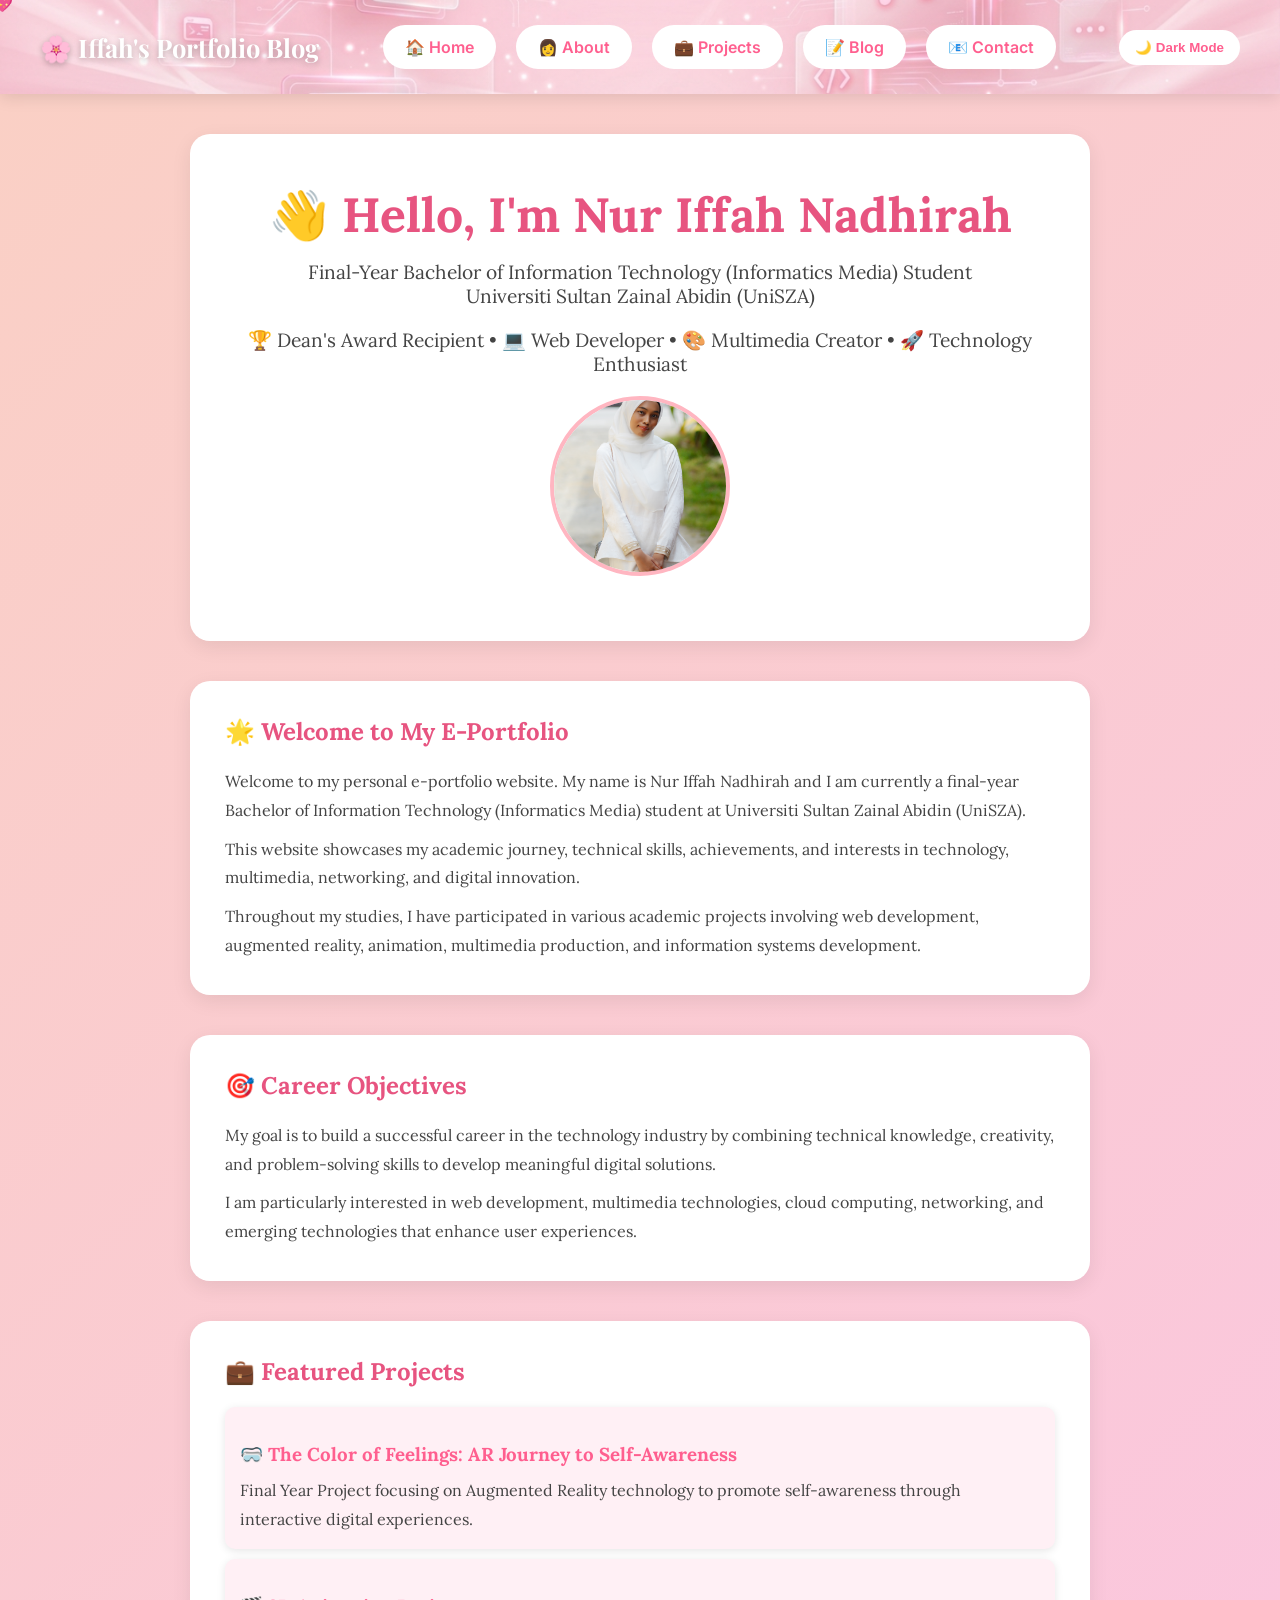
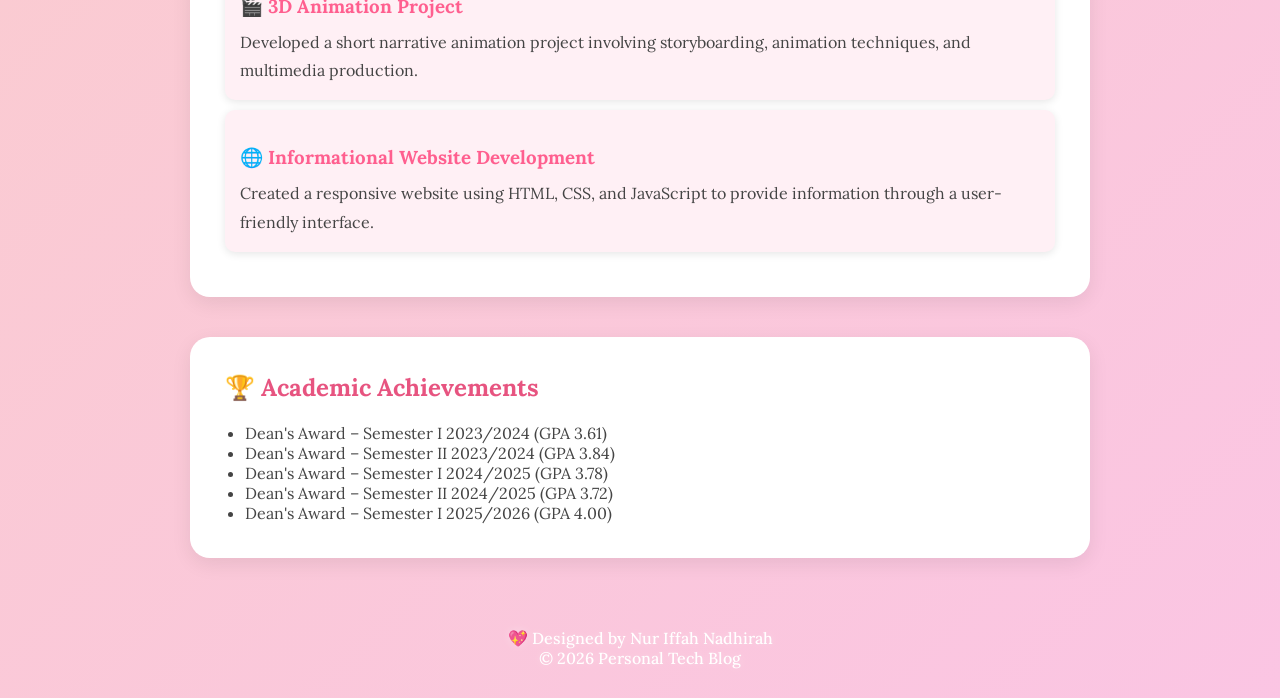
<file: index.html>
<!DOCTYPE html>
<html lang="en">

<head>
    <meta charset="UTF-8">
    <meta name="viewport" content="width=device-width, initial-scale=1.0">
    <title>Home</title>

    <link rel="icon" href="images/favicon.png" type="image/png">
    <link rel="shortcut icon" href="images/favicon.png">

    <!-- Google Fonts (ADD THIS) -->
    <link rel="preconnect" href="https://fonts.googleapis.com">
    <link rel="preconnect" href="https://fonts.gstatic.com" crossorigin>

    <link href="https://fonts.googleapis.com/css2?family=Inter:wght@300;400;500;600&family=Lora:wght@400;500;600&family=Playfair+Display:wght@500;600;700&display=swap" rel="stylesheet">
    <link rel="stylesheet" href="css/style.css">
</head>

<body class="home">
    <div class="cursor-dot"></div>

<div class="bg-icon">🌸</div>

<nav aria-label="Main navigation">
    <h1>🌸 Iffah's Portfolio Blog</h1>

    <button class="menu-toggle" id="menuToggle">
    ☰
</button>

   <ul>
    <li>
        <a href="index.html" class="active-home">
            🏠 Home
        </a>
    </li>

    <li>
        <a href="about.html" class="active-about">
            👩 About
        </a>
    </li>

    <li>
    <a href="projects.html" class="active-projects">
        💼 Projects
    </a>
</li>

    <li>
        <a href="blog.html" class="active-blog">
            📝 Blog
        </a>
    </li>

    <li>
        <a href="contact.html" class="active-contact">
            📧 Contact
        </a>
    </li>
</ul>

    <button id="darkModeBtn">🌙 Dark Mode</button>
</nav>

<main>

<section class="hero">

    <h2>👋 Hello, I'm Nur Iffah Nadhirah</h2>

    <p>
        Final-Year Bachelor of Information Technology (Informatics Media) Student
    </p>

    <p>
        Universiti Sultan Zainal Abidin (UniSZA)
    </p>

    <br>

    <p>
        🏆 Dean's Award Recipient • 💻 Web Developer • 🎨 Multimedia Creator • 🚀 Technology Enthusiast
    </p>

    <img src="images/profile.jpg" alt="Profile picture of Iffah" class="profile-pic">

</section>

<section class="content">

    <h2>🌟 Welcome to My E-Portfolio</h2>

    <p>
        Welcome to my personal e-portfolio website. My name is Nur Iffah Nadhirah and I am currently a final-year Bachelor of Information Technology (Informatics Media) student at Universiti Sultan Zainal Abidin (UniSZA).
    </p>

    <p>
        This website showcases my academic journey, technical skills, achievements, and interests in technology, multimedia, networking, and digital innovation.
    </p>

    <p>
        Throughout my studies, I have participated in various academic projects involving web development, augmented reality, animation, multimedia production, and information systems development.
    </p>

</section>

<section class="content">

    <h2>🎯 Career Objectives</h2>

    <p>
        My goal is to build a successful career in the technology industry by combining technical knowledge, creativity, and problem-solving skills to develop meaningful digital solutions.
    </p>

    <p>
        I am particularly interested in web development, multimedia technologies, cloud computing, networking, and emerging technologies that enhance user experiences.
    </p>

</section>

<section class="content">

    <h2>💼 Featured Projects</h2>

    <div class="project-card">
        <h3>🥽 The Color of Feelings: AR Journey to Self-Awareness</h3>
        <p>
            Final Year Project focusing on Augmented Reality technology to promote self-awareness through interactive digital experiences.
        </p>
    </div>

    <div class="project-card">
        <h3>🎬 3D Animation Project</h3>
        <p>
            Developed a short narrative animation project involving storyboarding, animation techniques, and multimedia production.
        </p>
    </div>

    <div class="project-card">
        <h3>🌐 Informational Website Development</h3>
        <p>
            Created a responsive website using HTML, CSS, and JavaScript to provide information through a user-friendly interface.
        </p>
    </div>

</section>

<section class="content">

    <h2>🏆 Academic Achievements</h2>

    <ul>
        <li>Dean's Award – Semester I 2023/2024 (GPA 3.61)</li>
        <li>Dean's Award – Semester II 2023/2024 (GPA 3.84)</li>
        <li>Dean's Award – Semester I 2024/2025 (GPA 3.78)</li>
        <li>Dean's Award – Semester II 2024/2025 (GPA 3.72)</li>
        <li>Dean's Award – Semester I 2025/2026 (GPA 4.00)</li>
    </ul>

</section>

</main>

<footer>
    <p>💖 Designed by Nur Iffah Nadhirah</p>
    <p>© 2026 Personal Tech Blog</p>
</footer>

<script src="js/script.js"></script>

</body>
</html>
</file>
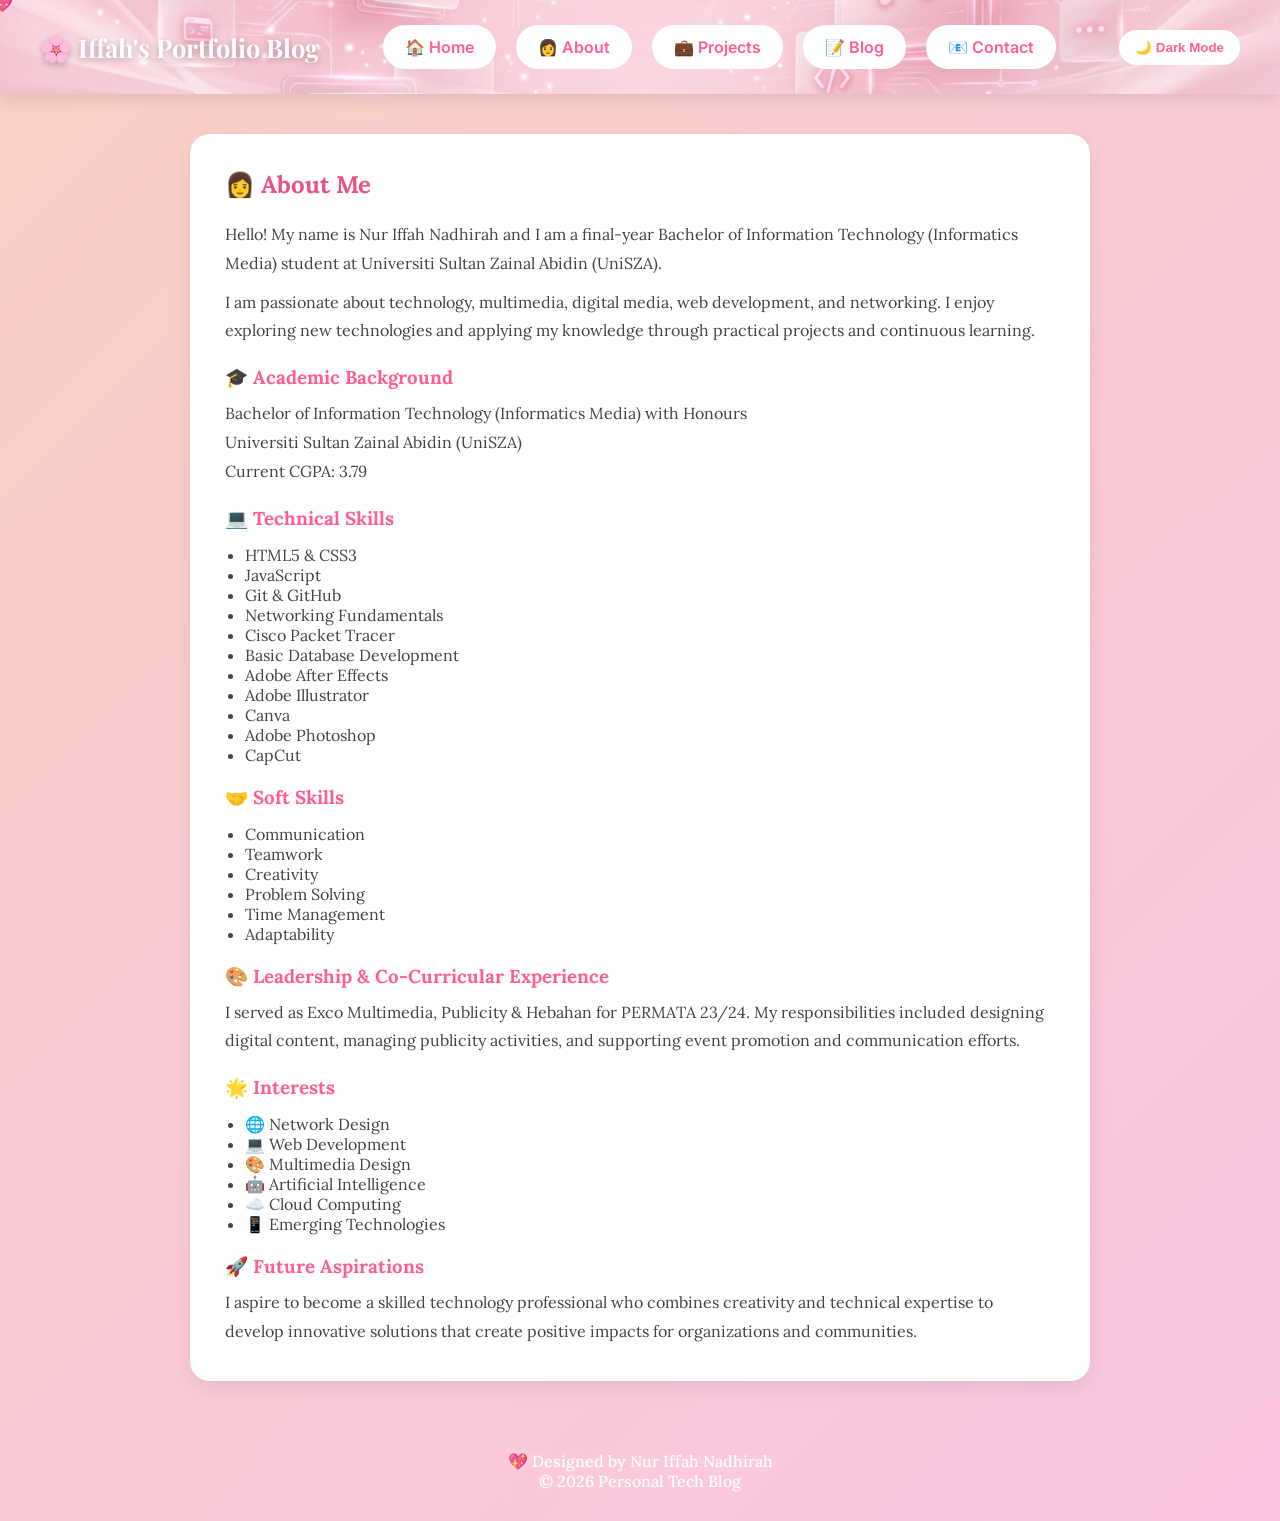
<file: about.html>
<!DOCTYPE html>
<html lang="en">
<head>
    <meta charset="UTF-8">
    <meta name="viewport" content="width=device-width, initial-scale=1.0">
    <title>Home</title>

    <link rel="icon" href="images/favicon.png" type="image/png">
    <link rel="shortcut icon" href="images/favicon.png">

    <!-- Google Fonts (ADD THIS) -->
    <link rel="preconnect" href="https://fonts.googleapis.com">
    <link rel="preconnect" href="https://fonts.gstatic.com" crossorigin>

    <link href="https://fonts.googleapis.com/css2?family=Inter:wght@300;400;500;600&family=Lora:wght@400;500;600&family=Playfair+Display:wght@500;600;700&display=swap" rel="stylesheet">
    <link rel="stylesheet" href="css/style.css">
</head>

<body class="about">
    <div class="cursor-dot"></div>
    <div class="bg-icon">👩</div>

<nav>
    <h1>🌸 Iffah's Portfolio Blog</h1>

    <button class="menu-toggle" id="menuToggle">
    ☰
</button>

    <ul>
    <li>
        <a href="index.html" class="active-home">
            🏠 Home
        </a>
    </li>

    <li>
        <a href="about.html" class="active-about">
            👩 About
        </a>
    </li>

    <li>
    <a href="projects.html" class="active-projects">
        💼 Projects
    </a>
</li>

    <li>
        <a href="blog.html" class="active-blog">
            📝 Blog
        </a>
    </li>

    <li>
        <a href="contact.html" class="active-contact">
            📧 Contact
        </a>
    </li>
</ul>

    <button id="darkModeBtn">🌙 Dark Mode</button>
</nav>

<section class="content">

    <h2>👩 About Me</h2>

    <p>
        Hello! My name is Nur Iffah Nadhirah and I am a final-year Bachelor of Information Technology (Informatics Media) student at Universiti Sultan Zainal Abidin (UniSZA).
    </p>

    <p>
        I am passionate about technology, multimedia, digital media, web development, and networking. I enjoy exploring new technologies and applying my knowledge through practical projects and continuous learning.
    </p>

    <h3>🎓 Academic Background</h3>

    <p>
        Bachelor of Information Technology (Informatics Media) with Honours
        <br>
        Universiti Sultan Zainal Abidin (UniSZA)
        <br>
        Current CGPA: 3.79
    </p>

    <h3>💻 Technical Skills</h3>

    <ul>
        <li>HTML5 & CSS3</li>
        <li>JavaScript</li>
        <li>Git & GitHub</li>
        <li>Networking Fundamentals</li>
        <li>Cisco Packet Tracer</li>
        <li>Basic Database Development</li>
        <li>Adobe After Effects</li>
        <li>Adobe Illustrator</li>
        <li>Canva</li>
        <li>Adobe Photoshop</li>
        <li>CapCut</li>
    </ul>

    <h3>🤝 Soft Skills</h3>

    <ul>
        <li>Communication</li>
        <li>Teamwork</li>
        <li>Creativity</li>
        <li>Problem Solving</li>
        <li>Time Management</li>
        <li>Adaptability</li>
    </ul>

    <h3>🎨 Leadership & Co-Curricular Experience</h3>

    <p>
        I served as Exco Multimedia, Publicity & Hebahan for PERMATA 23/24. My responsibilities included designing digital content, managing publicity activities, and supporting event promotion and communication efforts.
    </p>

    <h3>🌟 Interests</h3>

    <ul>
        <li>🌐 Network Design</li>
        <li>💻 Web Development</li>
        <li>🎨 Multimedia Design</li>
        <li>🤖 Artificial Intelligence</li>
        <li>☁️ Cloud Computing</li>
        <li>📱 Emerging Technologies</li>
    </ul>

    <h3>🚀 Future Aspirations</h3>

    <p>
        I aspire to become a skilled technology professional who combines creativity and technical expertise to develop innovative solutions that create positive impacts for organizations and communities.
    </p>

</section>

<footer>
    <p>💖 Designed by Nur Iffah Nadhirah</p>
    <p>© 2026 Personal Tech Blog</p>
</footer>

<script src="js/script.js"></script>
</body>
</html>
</file>
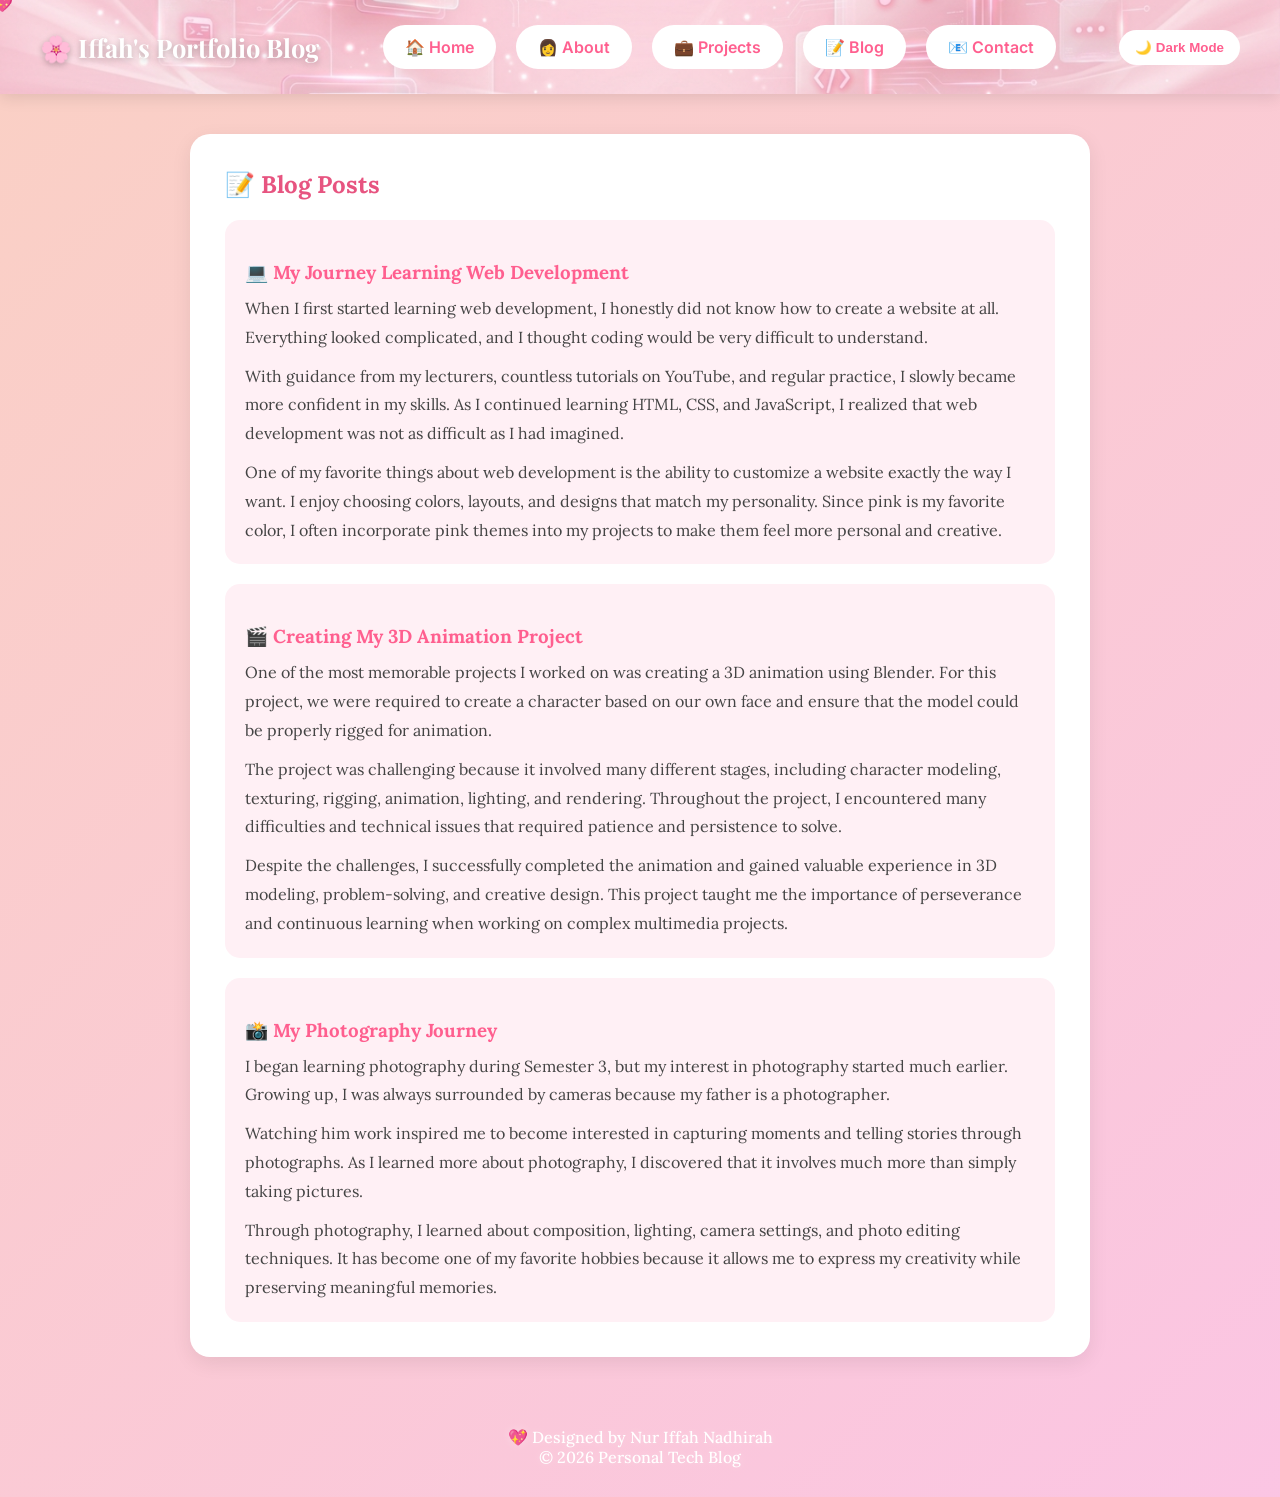
<file: blog.html>
<!DOCTYPE html>
<html lang="en">
<head>
    <meta charset="UTF-8">
    <meta name="viewport" content="width=device-width, initial-scale=1.0">
    <title>Home</title>

    <link rel="icon" href="images/favicon.png" type="image/png">
    <link rel="shortcut icon" href="images/favicon.png">

    <!-- Google Fonts (ADD THIS) -->
    <link rel="preconnect" href="https://fonts.googleapis.com">
    <link rel="preconnect" href="https://fonts.gstatic.com" crossorigin>

    <link href="https://fonts.googleapis.com/css2?family=Inter:wght@300;400;500;600&family=Lora:wght@400;500;600&family=Playfair+Display:wght@500;600;700&display=swap" rel="stylesheet">
    <link rel="stylesheet" href="css/style.css">
</head>

<body class="blog">
    <div class="cursor-dot"></div>
    <div class="bg-icon">📝</div>

<nav>
    <h1>🌸 Iffah's Portfolio Blog</h1>

    <button class="menu-toggle" id="menuToggle">
    ☰
</button>

    <ul>
    <li>
        <a href="index.html" class="active-home">
            🏠 Home
        </a>
    </li>

    <li>
        <a href="about.html" class="active-about">
            👩 About
        </a>
    </li>

    <li>
    <a href="projects.html" class="active-projects">
        💼 Projects
    </a>
</li>

    <li>
        <a href="blog.html" class="active-blog">
            📝 Blog
        </a>
    </li>

    <li>
        <a href="contact.html" class="active-contact">
            📧 Contact
        </a>
    </li>
</ul>

    <button id="darkModeBtn">🌙 Dark Mode</button>
</nav>

<section class="content">

    <h2>📝 Blog Posts</h2>

    <article>

        <h3>💻 My Journey Learning Web Development</h3>

        <p>
            When I first started learning web development, I honestly did not know how to create a website at all. Everything looked complicated, and I thought coding would be very difficult to understand.
        </p>

        <p>
            With guidance from my lecturers, countless tutorials on YouTube, and regular practice, I slowly became more confident in my skills. As I continued learning HTML, CSS, and JavaScript, I realized that web development was not as difficult as I had imagined.
        </p>

        <p>
            One of my favorite things about web development is the ability to customize a website exactly the way I want. I enjoy choosing colors, layouts, and designs that match my personality. Since pink is my favorite color, I often incorporate pink themes into my projects to make them feel more personal and creative.
        </p>

    </article>

    <article>

        <h3>🎬 Creating My 3D Animation Project</h3>

        <p>
            One of the most memorable projects I worked on was creating a 3D animation using Blender. For this project, we were required to create a character based on our own face and ensure that the model could be properly rigged for animation.
        </p>

        <p>
            The project was challenging because it involved many different stages, including character modeling, texturing, rigging, animation, lighting, and rendering. Throughout the project, I encountered many difficulties and technical issues that required patience and persistence to solve.
        </p>

        <p>
            Despite the challenges, I successfully completed the animation and gained valuable experience in 3D modeling, problem-solving, and creative design. This project taught me the importance of perseverance and continuous learning when working on complex multimedia projects.
        </p>

    </article>

    <article>

        <h3>📸 My Photography Journey</h3>

        <p>
            I began learning photography during Semester 3, but my interest in photography started much earlier. Growing up, I was always surrounded by cameras because my father is a photographer.
        </p>

        <p>
            Watching him work inspired me to become interested in capturing moments and telling stories through photographs. As I learned more about photography, I discovered that it involves much more than simply taking pictures.
        </p>

        <p>
            Through photography, I learned about composition, lighting, camera settings, and photo editing techniques. It has become one of my favorite hobbies because it allows me to express my creativity while preserving meaningful memories.
        </p>

    </article>

</section>

<footer>
    <p>💖 Designed by Nur Iffah Nadhirah</p>
    <p>© 2026 Personal Tech Blog</p>
</footer>

<script src="js/script.js"></script>
</body>
</html>
</file>
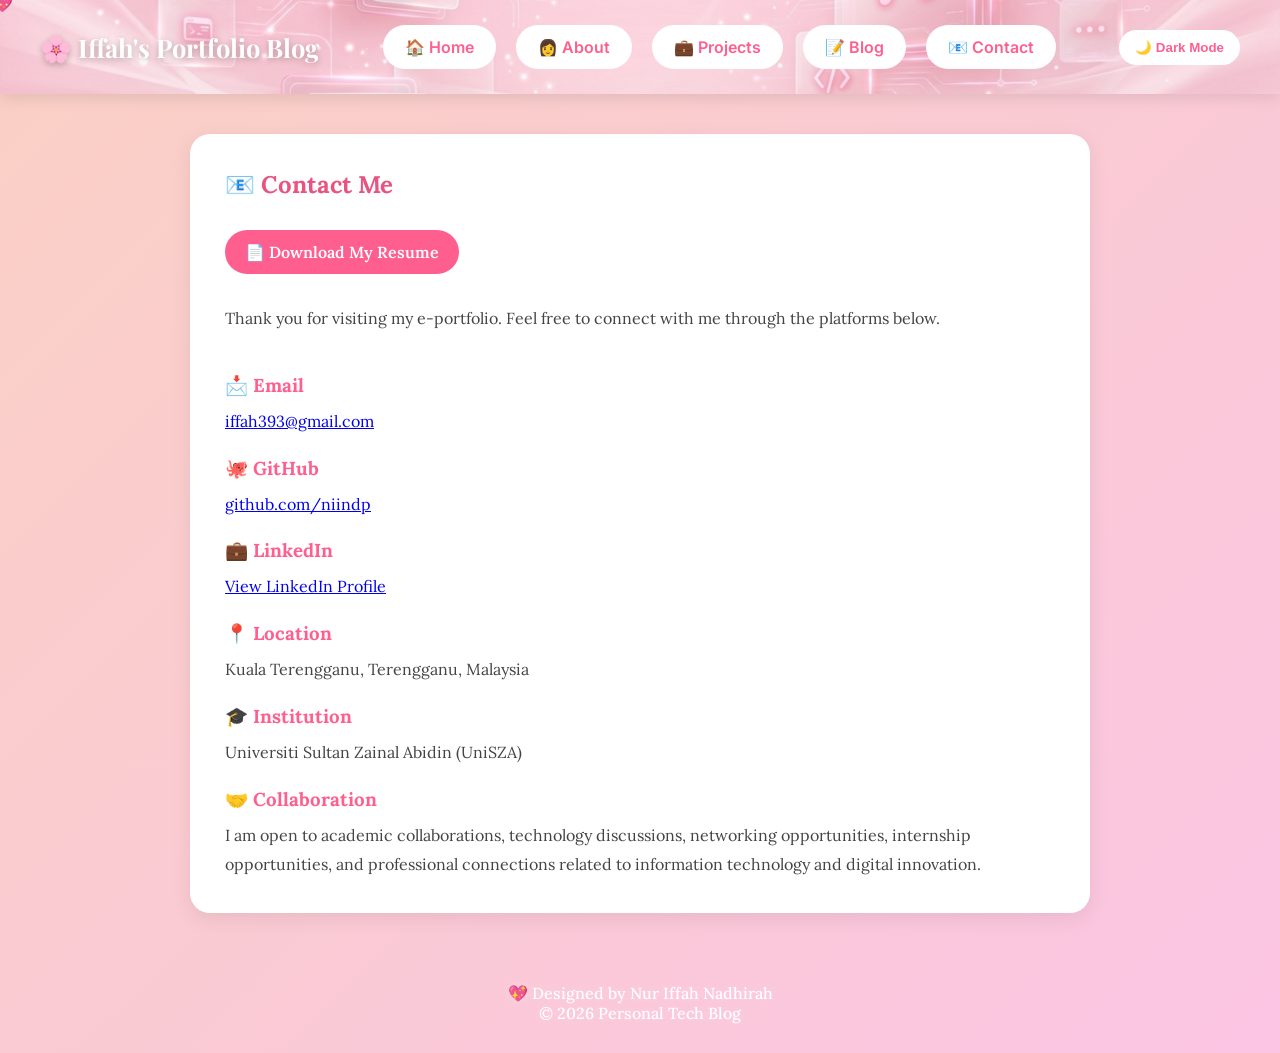
<file: contact.html>
<!DOCTYPE html>
<html lang="en">
<head>
    <meta charset="UTF-8">
    <meta name="viewport" content="width=device-width, initial-scale=1.0">
    <title>Home</title>

    <link rel="icon" href="images/favicon.png" type="image/png">
    <link rel="shortcut icon" href="images/favicon.png">

    <!-- Google Fonts (ADD THIS) -->
    <link rel="preconnect" href="https://fonts.googleapis.com">
    <link rel="preconnect" href="https://fonts.gstatic.com" crossorigin>

    <link href="https://fonts.googleapis.com/css2?family=Inter:wght@300;400;500;600&family=Lora:wght@400;500;600&family=Playfair+Display:wght@500;600;700&display=swap" rel="stylesheet">
    <link rel="stylesheet" href="css/style.css">
</head>

<body class="contact">
    <div class="cursor-dot"></div>
    <div class="bg-icon">📧</div>

<nav>
    <h1>🌸 Iffah's Portfolio Blog</h1>

    <button class="menu-toggle" id="menuToggle">
    ☰
</button>

    <ul>
    <li>
        <a href="index.html" class="active-home">
            🏠 Home
        </a>
    </li>

    <li>
        <a href="about.html" class="active-about">
            👩 About
        </a>
    </li>

    <li>
    <a href="projects.html" class="active-projects">
        💼 Projects
    </a>
</li>

    <li>
        <a href="blog.html" class="active-blog">
            📝 Blog
        </a>
    </li>

    <li>
        <a href="contact.html" class="active-contact">
            📧 Contact
        </a>
    </li>
</ul>

    <button id="darkModeBtn">🌙 Dark Mode</button>
</nav>

<section class="content">

<h2>📧 Contact Me</h2>

<a href="files/resume.pdf" download class="portfolio-btn">
    📄 Download My Resume
</a>

<br><br>

    <p>
        Thank you for visiting my e-portfolio. Feel free to connect with me through the platforms below.
    </p>

    <br>

    <h3>📩 Email</h3>

    <p>
        <a href="mailto:iffah393@gmail.com">
            iffah393@gmail.com
        </a>
    </p>

    <h3>🐙 GitHub</h3>

    <p>
        <a href="https://github.com/niindp" target="_blank">
            github.com/niindp
        </a>
    </p>

    <h3>💼 LinkedIn</h3>

    <p>
        <a href="https://www.linkedin.com/in/iffah-n-a706a7115/" target="_blank">
            View LinkedIn Profile
        </a>
    </p>

    <h3>📍 Location</h3>

    <p>
        Kuala Terengganu, Terengganu, Malaysia
    </p>

    <h3>🎓 Institution</h3>

    <p>
        Universiti Sultan Zainal Abidin (UniSZA)
    </p>

    <h3>🤝 Collaboration</h3>

    <p>
        I am open to academic collaborations, technology discussions, networking opportunities, internship opportunities, and professional connections related to information technology and digital innovation.
    </p>

</section>

<footer>
    <p>💖 Designed by Nur Iffah Nadhirah</p>
    <p>© 2026 Personal Tech Blog</p>
</footer>

<script src="js/script.js"></script>
</body>
</html>
</file>
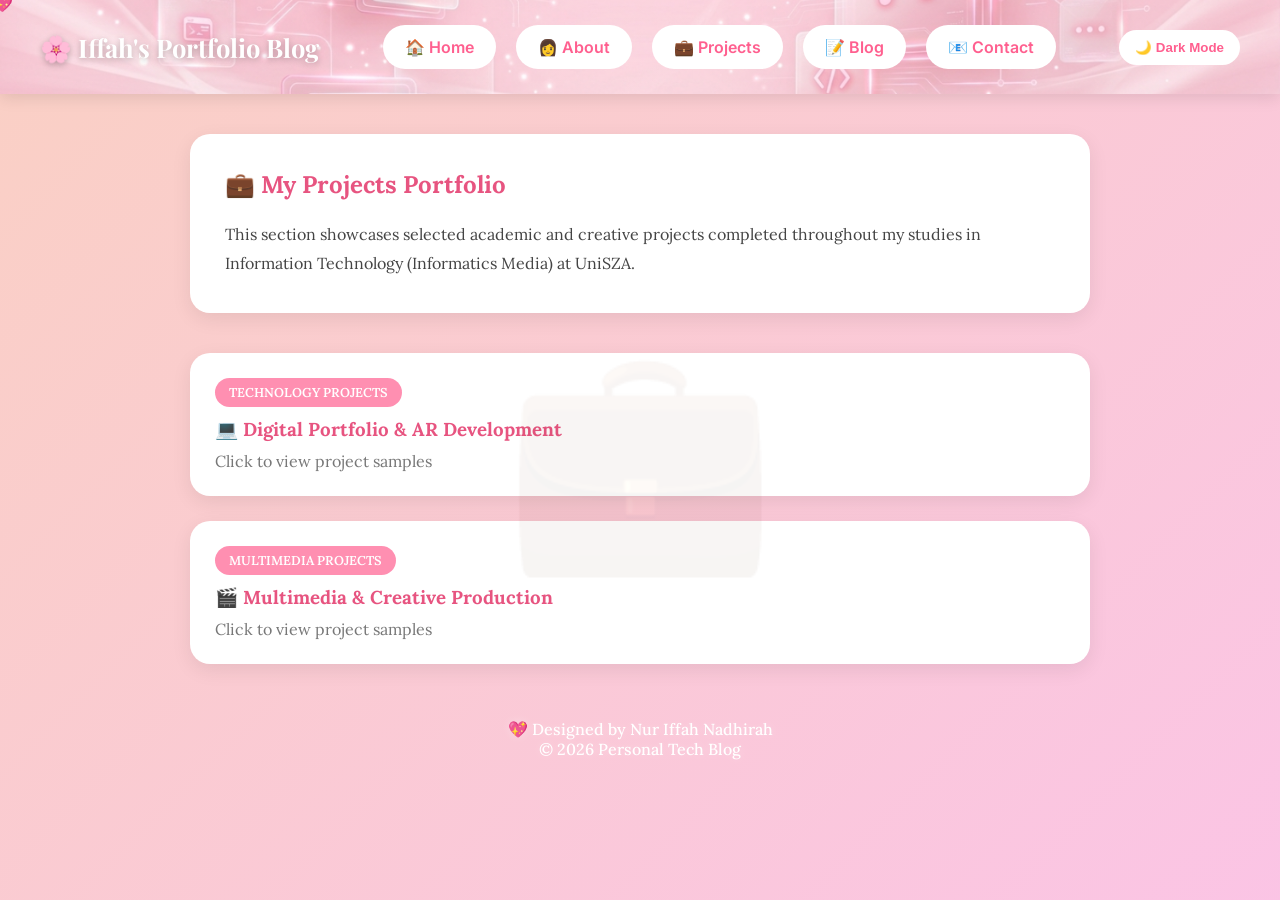
<file: projects.html>
<!DOCTYPE html>
<html lang="en">
<head>
    <meta charset="UTF-8">
    <meta name="viewport" content="width=device-width, initial-scale=1.0">
    <title>Home</title>

    <link rel="icon" href="images/favicon.png" type="image/png">
    <link rel="shortcut icon" href="images/favicon.png">

    <!-- Google Fonts (ADD THIS) -->
    <link rel="preconnect" href="https://fonts.googleapis.com">
    <link rel="preconnect" href="https://fonts.gstatic.com" crossorigin>

    <link href="https://fonts.googleapis.com/css2?family=Inter:wght@300;400;500;600&family=Lora:wght@400;500;600&family=Playfair+Display:wght@500;600;700&display=swap" rel="stylesheet">
    <link rel="stylesheet" href="css/style.css">
</head>

<body class="projects">

    <div class="cursor-dot"></div>
    <div class="bg-icon">💼</div>

    <!-- NAVBAR -->
    <nav>
        <h1>🌸 Iffah's Portfolio Blog</h1>

        <button class="menu-toggle" id="menuToggle">☰</button>

        <ul>
            <li><a href="index.html">🏠 Home</a></li>
            <li><a href="about.html">👩 About</a></li>
            <li><a href="projects.html">💼 Projects</a></li>
            <li><a href="blog.html">📝 Blog</a></li>
            <li><a href="contact.html">📧 Contact</a></li>
        </ul>

        <button id="darkModeBtn">🌙 Dark Mode</button>
    </nav>

    <main>

        <!-- INTRO -->
        <section class="content">
            <h2>💼 My Projects Portfolio</h2>
            <p>
                This section showcases selected academic and creative projects completed throughout my studies in Information Technology (Informatics Media) at UniSZA.
            </p>
        </section>

        <!-- ================= PROJECT 1 ================= -->
        <details class="portfolio-card-dropdown">

            <summary class="portfolio-summary-header">
                <div class="card-left-info">
                    <span class="category-tag">TECHNOLOGY PROJECTS</span>
                    <h3>💻 Digital Portfolio & AR Development</h3>
                    <p>Click to view project samples</p>
                </div>
            </summary>

            <div class="portfolio-dropdown-content">

                <!-- IMAGE 1 -->
                <div class="project-media" onclick="openImage(this)">
                    <img src="images/tech-projects/ar-1.jpg"
                         alt="AR Project Screenshot"
                         class="project-image">
                </div>

                <p>
                    Final Year Project: <strong>The Color of Feelings: AR Journey to Self-Awareness</strong>
                </p>

                <!-- IMAGE 2 -->
                <div class="project-media" onclick="openImage(this)">
                    <img src="images/tech-projects/website-1.png"
                         alt="Website Project Screenshot"
                         class="project-image">
                </div>

                <p>
                    Responsive portfolio website developed using HTML, CSS and JavaScript.
                </p>

                <a href="https://hihhuu.my.canva.site/portfolio-iffah-nadhirah"
                   target="_blank"
                   class="portfolio-btn">
                    🌐 View Full Canva Portfolio
                </a>

            </div>
        </details>

        <!-- ================= PROJECT 2 ================= -->
        <details class="portfolio-card-dropdown">

            <summary class="portfolio-summary-header">
                <div class="card-left-info">
                    <span class="category-tag">MULTIMEDIA PROJECTS</span>
                    <h3>🎬 Multimedia & Creative Production</h3>
                    <p>Click to view project samples</p>
                </div>
            </summary>

            <div class="portfolio-dropdown-content">

                <!-- ANIMATION -->
                <div class="project-media" onclick="openImage(this)">
                    <img src="images/multimedia-projects/animation-1.png"
                         alt="Animation Project"
                         class="project-image">
                </div>

                <p>
                    🎬 3D Animation project involving visual storytelling, animation techniques and multimedia production.
                </p>

                <a href="https://www.youtube.com/watch?v=Wp7P_Tvm0Mk"
                   target="_blank"
                   class="portfolio-btn">
                    🎬 Watch 3D Animation Project
                </a>

                <br><br>

                <!-- VIDEO -->
                <div class="project-media" onclick="openImage(this)">
                    <img src="images/multimedia-projects/video-1.jpg"
                         alt="Audio Video Project"
                         class="project-image">
                </div>

                <p>
                    🎥 Audio and Video Production project showcasing creative editing, storytelling and digital media production.
                </p>

                <a href="https://vt.tiktok.com/ZSQ8SnpUD/"
                   target="_blank"
                   class="portfolio-btn">
                    🎵 View Audio & Video Project
                </a>

            </div>
        </details>

    </main>

    <!-- FOOTER -->
    <footer>
        <p>💖 Designed by Nur Iffah Nadhirah</p>
        <p>© 2026 Personal Tech Blog</p>
    </footer>

    <!-- IMAGE POPUP -->
    <div id="imgPopup" class="img-popup" onclick="closeImage()">
        <img id="popupImg" alt="Preview">
    </div>

    <script src="js/script.js"></script>

</body>
</html>
</file>
<file: css/style.css>
/* RESET */
*{
    margin:0;
    padding:0;
    box-sizing:border-box;
}

/* BODY */
body{
    font-family:'Lora',sans-serif;
    color:#444;

    /* 🌈 NEW MULTI-COLOR ANIMATED BACKGROUND */
    background: linear-gradient(-45deg, #ffdde1, #ee9ca7, #a18cd1, #fbc2eb, #fad0c4);
    background-size: 500% 500%;
    animation: gradientMove 14s ease infinite;

    transition:0.3s ease;
}

/* NAVBAR */
nav{
    position:sticky;
    top:0;

    background:
        linear-gradient(
            rgba(255,255,255,0.25),
            rgba(255,255,255,0.25)
        ),
        url("../images/navbar-light.png");

    background-size:cover;
    background-position:center;

    padding:25px 40px;

    display:flex;
    justify-content:space-between;
    align-items:center;

    box-shadow:0 4px 15px rgba(0,0,0,0.1);
    z-index:1000;
}

nav h1{
    color:white;
    font-size:1.6rem;

    text-shadow:
        0 2px 6px rgba(0,0,0,0.25);

        font-family: 'Playfair Display', serif;
}

nav ul{
    list-style:none;
    display:flex;
    gap:20px;
}

nav a{
    display:flex;
    align-items:center;
    gap:8px;

    background:white;
    color:#ff5f8f;

    padding:12px 22px;
    border-radius:25px;

    text-decoration:none;
    font-weight:600;

    font-family: 'Inter', sans-serif;

    transition:0.3s ease;
}

nav a:hover{
    transform: translateY(-4px) scale(1.03);
    background:#fff5f8;

    box-shadow:
        0 10px 25px rgba(255, 95, 143, 0.25),
        0 0 18px rgba(255, 95, 143, 0.15);
}

/* DARK MODE BUTTON */
#darkModeBtn{
    border:none;
    background:white;
    color:#ff5f8f;
    padding:10px 16px;
    border-radius:20px;
    cursor:pointer;
    font-weight:bold;
}

/* HERO */
.hero{
    text-align:center;
    padding:100px 20px;
}

.hero h2{
    font-size:3rem;
    color:#e75480;
    margin-bottom:15px;
}

.hero p{
    font-size:1.2rem;
}

.hero{
    max-width:900px;
    margin:40px auto;
    background:white;
    padding:50px;
    border-radius:20px;
    box-shadow:0 6px 20px rgba(0,0,0,0.08);
    text-align:center;
}

/* PROFILE IMAGE */
.profile-pic{
    width:180px;
    height:180px;
    border-radius:50%;
    object-fit:cover;
    display:block;
    margin:20px auto 15px auto;
    border:4px solid #ffb6c1;
}

/* CONTENT */
.content{
    max-width:900px;
    margin:40px auto;
    background:white;
    padding:35px;
    border-radius:20px;
    box-shadow:0 6px 20px rgba(0,0,0,0.08);
    transition:0.3s ease;
}

.content:hover{
    transform:translateY(-2px);
}

.content h2{
    color:#e75480;
    margin-bottom:20px;
}

.content h3{
    margin-top:20px;
    color:#ff5f8f;
}

.content p{
    line-height:1.8;
    margin-top:10px;
}

.content ul{
    margin-top:15px;
    margin-left:20px;
}

/* BLOG */
article{
    background:#fff0f5;
    padding:20px;
    border-radius:15px;
    margin-top:20px;
    transition:0.3s ease;
}

article:hover{
    transform:translateY(-5px);
}

/* PROJECT */
.project-card{
    background:#fff0f5;
    padding:15px;
    margin:10px 0;
    border-radius:10px;
    box-shadow:0 2px 8px rgba(0,0,0,0.1);
    transition:0.3s;
}

.project-card:hover{
    transform:scale(1.02);
}

/* FOOTER */
footer{
    text-align:center;
    padding:30px;
    color:white;

    text-shadow:
        0 0 10px rgba(255,255,255,0.3);

    font-weight:500;
}

/* =========================
   💖 DARK MODE (NOW MULTI-COLOR TOO)
========================= */
.dark-mode{
    color:#ffd6e0;

    background: linear-gradient(-45deg, #0f0c29, #302b63, #24243e, #1b1b2f, #3a0a2b);
    background-size: 500% 500%;
    animation: gradientMoveDark 14s ease infinite;
}

.dark-mode nav{
    background:
        linear-gradient(
            rgba(0,0,0,0.25),
            rgba(0,0,0,0.25)
        ),
        url("../images/navbar-dark.png");

    background-size:cover;
    background-position:center;
}

.dark-mode .content{
    background:#1e0f1b;
    color:#ffd6e0;
}

.dark-mode .hero{
    background:#1e0f1b;
    color:#ffd6e0;
}

.dark-mode .hero h2{
    color:#ff8fb1;
}

.dark-mode article{
    background:#2a0a1f;
}

.dark-mode .project-card{
    background:#2a0a1f;
}

.dark-mode #darkModeBtn{
    background:#ff5f8f;
    color:white;
}

.dark-mode nav a{
    background:#3a1230;
    color:#ffd6e0;
}

.dark-mode nav a:hover{
    background:#ff5f8f;
    color:white;

    box-shadow:
        0 10px 25px rgba(255, 95, 143, 0.35),
        0 0 22px rgba(255, 95, 143, 0.25);
}

.dark-mode footer{
    color:#ffd6e0;

    text-shadow:
        0 0 12px rgba(255,143,177,0.4);
}

/* =========================
   SCROLL ANIMATION
========================= */
.fade-in{
    opacity:0;
    transform: translateY(40px);
    filter: blur(3px);
    transition: all 0.9s ease;
}

.fade-in.show{
    opacity:1;
    transform: translateY(0);
    filter: blur(0);
}

.menu-toggle{
    display:none;
    background:white;
    border:none;
    color:#ff5f8f;
    font-size:1.5rem;
    padding:8px 14px;
    border-radius:12px;
    cursor:pointer;
    font-weight:bold;
}

/* RESPONSIVE */
@media (max-width:768px){

    body{
        padding:10px;
        cursor:auto;
    }

    .cursor-dot{
        display:none;
    }

    nav{
        flex-wrap:wrap;
        padding:15px;
    }

    nav h1{
        flex:1;
    }

    .menu-toggle{
        display:block;
    }

    nav ul{
        display:none;
        width:100%;
        flex-direction:column;
        gap:12px;
        margin-top:15px;
    }

    nav ul.show{
        display:flex;
    }

    #darkModeBtn{
        display:none;
        width:100%;
        margin-top:10px;
    }

    #darkModeBtn.show{
        display:block;
    }

    .hero h2{
        font-size:2rem;
    }

    .profile-pic{
        width:140px;
        height:140px;
    }
}

/* =========================
   🌸 EMOJI BACKGROUND FIX
========================= */

.bg-icon{
    position: fixed;
    top: 50%;
    left: 50%;
    transform: translate(-50%, -50%);
    font-size: 220px;
    opacity: 0.05;
    pointer-events: none;
    z-index: 0;
}

/* keep content above */
nav,
.hero,
.content,
footer{
    position: relative;
    z-index: 2;
}

/* =========================
   💼 PROJECTS PAGE
========================= */

.portfolio-card-dropdown{
    max-width:900px;
    margin:25px auto;
    background:white;
    border-radius:20px;
    overflow:hidden;
    box-shadow:0 6px 20px rgba(0,0,0,0.08);
    transition:0.3s ease;
}

.portfolio-card-dropdown:hover{
    transform:translateY(-3px);
}

.portfolio-summary-header{
    list-style:none;
    cursor:pointer;
    padding:25px;
}

.portfolio-summary-header::-webkit-details-marker{
    display:none;
}

.card-left-info h3{
    color:#e75480;
    margin-top:10px;
    margin-bottom:10px;
}

.card-left-info p{
    color:#777;
}

.category-tag{
    display:inline-block;
    background:#ff8fb1;
    color:white;
    padding:6px 14px;
    border-radius:20px;
    font-size:0.8rem;
    font-weight:600;
}

.portfolio-dropdown-content{
    padding:0 25px 25px 25px;
}

.project-image{
    width:100%;
    border-radius:15px;
    margin-top:15px;
    margin-bottom:15px;
    box-shadow:0 4px 12px rgba(0,0,0,0.08);
}

.portfolio-btn{
    display:inline-block;
    margin-top:10px;
    padding:12px 20px;
    background:#ff5f8f;
    color:white;
    text-decoration:none;
    border-radius:25px;
    font-weight:600;
    transition:0.3s ease;
}

.portfolio-btn:hover{
    background:#e75480;
    transform:translateY(-2px);
}

/* =========================
   DARK MODE PROJECTS
========================= */

.dark-mode .portfolio-card-dropdown{
    background:#1e0f1b;
}

.dark-mode .card-left-info p{
    color:#ffd6e0;
}

.dark-mode .portfolio-btn{
    background:#ff8fb1;
    color:white;
}

.dark-mode .portfolio-btn:hover{
    background:#ff5f8f;
}

/* =========================
   🌈 ANIMATIONS
========================= */

@keyframes gradientMove {
    0% { background-position: 0% 50%; }
    50% { background-position: 100% 50%; }
    100% { background-position: 0% 50%; }
}

@keyframes gradientMoveDark {
    0% { background-position: 0% 50%; }
    50% { background-position: 100% 50%; }
    100% { background-position: 0% 50%; }
}

/* =========================
   ✨ CUSTOM CURSOR (GLOW DOT)
========================= */

body{
    cursor: none; /* hide default cursor */
}

/* main cursor dot */
.cursor-dot{
    position: fixed;
    top: 0;
    left: 0;
    pointer-events: none;
    z-index: 9999;

    width: 18px;
    height: 18px;

    background: transparent;
    box-shadow: none;

    font-size: 18px;

    transform: translate(-50%, -50%);
}

/* =========================
   🖼️ PROJECT IMAGE CARDS
========================= */

.project-media{
    margin:15px 0;
    border-radius:16px;
    overflow:hidden;
    background:rgba(255,255,255,0.6);
    box-shadow:0 6px 18px rgba(0,0,0,0.08);
    transition:0.3s ease;
}

.project-media:hover{
    transform:translateY(-5px);
    box-shadow:
        0 12px 30px rgba(255,95,143,0.25),
        0 0 18px rgba(255,95,143,0.15);
}

.project-image{
    width:100%;
    height:260px;
    object-fit:cover;
    display:block;
    cursor:pointer;
    transition:0.3s ease;
}

.project-image:hover{
    transform:scale(1.03);
}

/* DARK MODE */
.dark-mode .project-media{
    background:#2a0a1f;
}

/* =========================
   🔍 IMAGE POPUP (LIGHTBOX)
========================= */

.img-popup{
    display:none;
    position:fixed;
    top:0;
    left:0;
    width:100%;
    height:100%;
    background:rgba(0,0,0,0.85);
    justify-content:center;
    align-items:center;
    z-index:99999;
}

.img-popup img{
    max-width:90%;
    max-height:85%;
    border-radius:15px;
    box-shadow:0 10px 40px rgba(0,0,0,0.5);
}

.project-media{
    position: relative;
    cursor: pointer;
}

/* hover dark overlay */
.project-media::after{
    content:"🔍 Click to view";
    position:absolute;
    top:0;
    left:0;
    width:100%;
    height:100%;

    display:flex;
    align-items:center;
    justify-content:center;

    background:rgba(0,0,0,0.35);
    color:white;
    font-weight:600;
    font-size:1rem;

    opacity:0;
    transition:0.3s ease;
    border-radius:16px;
}

/* show on hover */
.project-media:hover::after{
    opacity:1;
}
</file>
